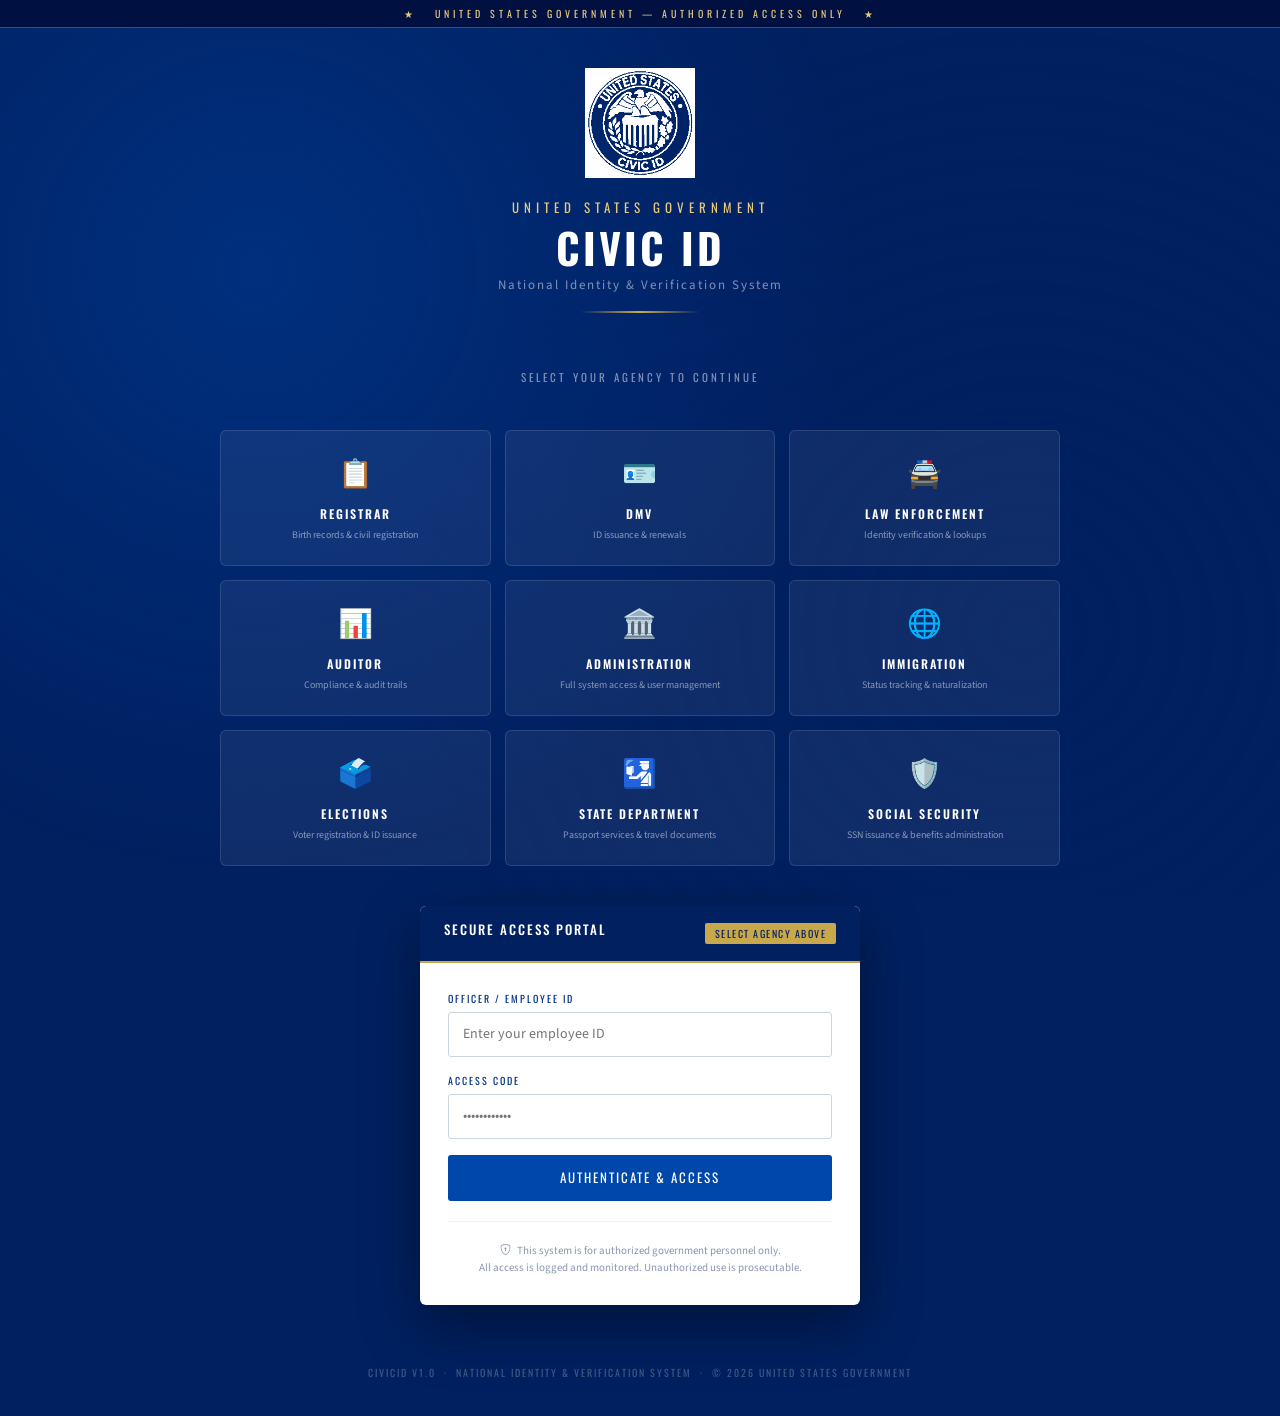
<file: templates/civicid-frontend/index.html>
<!DOCTYPE html>
<html lang="en">
<head>
  <meta charset="UTF-8" />
  <meta name="viewport" content="width=device-width, initial-scale=1.0" />
  <title>CivicID — National Identity & Verification System</title>
  <link href="https://cdn.jsdelivr.net/npm/bootstrap@5.3.2/dist/css/bootstrap.min.css" rel="stylesheet" />
  <link href="https://cdn.jsdelivr.net/npm/bootstrap-icons@1.11.3/font/bootstrap-icons.css" rel="stylesheet" />
  <link href="https://fonts.googleapis.com/css2?family=Playfair+Display:wght@400;600;700&family=Source+Sans+3:wght@300;400;500;600;700&family=Oswald:wght@400;500;600;700&display=swap" rel="stylesheet" />
  <style>
    :root {
      --cobalt: #0047AB; --cobalt-dark: #003080; --cobalt-deeper: #002060;
      --cobalt-light: #1565C0; --gold: #C9A84C; --gold-light: #E8C97A;
      --font-display: 'Oswald', sans-serif; --font-body: 'Source Sans 3', sans-serif;
    }
    * { box-sizing: border-box; margin: 0; padding: 0; }
    body { font-family: var(--font-body); background: var(--cobalt-deeper); min-height: 100vh; position: relative; overflow-x: hidden; }
    body::before { content: ''; position: fixed; inset: 0; background-image: radial-gradient(circle at 20% 30%, rgba(0,71,171,0.4) 0%, transparent 50%), radial-gradient(circle at 80% 70%, rgba(0,32,96,0.6) 0%, transparent 50%); pointer-events: none; z-index: 0; }
    .classification-bar { position: relative; z-index: 10; background: #001040; color: var(--gold-light); text-align: center; font-family: var(--font-display); font-size: 10px; letter-spacing: 4px; padding: 6px 0; border-bottom: 1px solid rgba(201,168,76,0.4); }
    .login-wrap { position: relative; z-index: 5; min-height: calc(100vh - 32px); display: flex; flex-direction: column; align-items: center; justify-content: center; padding: 40px 20px; }
    .seal-section { text-align: center; margin-bottom: 40px; animation: fadeDown 0.8s ease both; }
    .seal-img { width: 110px; height: 110px; filter: brightness(0) invert(1); margin-bottom: 20px; }
    .system-title { font-family: var(--font-display); font-size: 13px; letter-spacing: 5px; color: var(--gold-light); text-transform: uppercase; margin-bottom: 8px; }
    .system-name { font-family: var(--font-display); font-size: 42px; font-weight: 700; color: white; letter-spacing: 3px; line-height: 1; }
    .system-sub { font-family: var(--font-body); font-size: 13px; color: rgba(255,255,255,0.5); letter-spacing: 2px; margin-top: 8px; }
    .gold-rule { width: 120px; height: 2px; background: linear-gradient(90deg, transparent, var(--gold), transparent); margin: 16px auto; }
    .agency-header { text-align: center; margin-bottom: 28px; animation: fadeUp 0.8s ease 0.2s both; }
    .agency-header p { font-family: var(--font-display); font-size: 11px; letter-spacing: 3px; color: rgba(255,255,255,0.5); text-transform: uppercase; }

    /* 3-column grid to fit 9 cards cleanly */
    .agency-grid { display: grid; grid-template-columns: repeat(3, 1fr); gap: 14px; width: 100%; max-width: 840px; margin-bottom: 40px; animation: fadeUp 0.8s ease 0.3s both; }

    .agency-card { background: rgba(255,255,255,0.06); border: 1px solid rgba(255,255,255,0.12); border-radius: 6px; padding: 22px 16px; text-align: center; cursor: pointer; transition: all 0.25s ease; position: relative; overflow: hidden; }
    .agency-card::before { content: ''; position: absolute; top: 0; left: 0; right: 0; height: 3px; background: var(--card-color, var(--cobalt-light)); transform: scaleX(0); transition: transform 0.3s ease; }
    .agency-card:hover::before { transform: scaleX(1); }
    .agency-card:hover { background: rgba(255,255,255,0.12); border-color: rgba(255,255,255,0.25); transform: translateY(-3px); box-shadow: 0 8px 32px rgba(0,0,0,0.3); }
    .agency-card.selected { background: rgba(0,71,171,0.25); border-color: var(--cobalt-light); box-shadow: 0 0 0 2px var(--cobalt-light), 0 8px 32px rgba(0,71,171,0.3); }
    .agency-card.selected::before { transform: scaleX(1); }
    .agency-icon { font-size: 28px; margin-bottom: 10px; display: block; }
    .agency-card-title { font-family: var(--font-display); font-size: 12px; font-weight: 600; letter-spacing: 2px; text-transform: uppercase; color: white; margin-bottom: 5px; }
    .agency-card-desc { font-size: 10px; color: rgba(255,255,255,0.5); line-height: 1.5; }
    .agency-card .check-icon { position: absolute; top: 8px; right: 8px; width: 18px; height: 18px; background: var(--cobalt-light); border-radius: 50%; display: none; align-items: center; justify-content: center; color: white; font-size: 10px; }
    .agency-card.selected .check-icon { display: flex; }

    .card-registrar  { --card-color: #4CAF50; }
    .card-dmv        { --card-color: #2196F3; }
    .card-law        { --card-color: #FF5722; }
    .card-auditor    { --card-color: #FF9800; }
    .card-admin      { --card-color: #C9A84C; }
    .card-elections  { --card-color: #4CAF50; }
    .card-state-dept { --card-color: #E91E63; }
    .card-ssa        { --card-color: #1565C0; }

    .login-panel { background: white; border-radius: 6px; width: 100%; max-width: 440px; box-shadow: 0 20px 60px rgba(0,0,0,0.4); overflow: hidden; animation: fadeUp 0.8s ease 0.4s both; }
    .login-panel-header { background: var(--cobalt-deeper); border-bottom: 2px solid var(--gold); padding: 16px 24px; display: flex; align-items: center; justify-content: space-between; }
    .login-panel-header h2 { font-family: var(--font-display); font-size: 13px; letter-spacing: 2px; text-transform: uppercase; color: white; }
    .selected-agency-badge { font-family: var(--font-display); font-size: 10px; letter-spacing: 1.5px; background: var(--gold); color: var(--cobalt-deeper); padding: 3px 10px; border-radius: 2px; text-transform: uppercase; }
    .login-panel-body { padding: 28px; }
    .form-label-gov { font-family: var(--font-display); font-size: 10px; letter-spacing: 2px; text-transform: uppercase; color: var(--cobalt-dark); margin-bottom: 6px; display: block; }
    .form-control-gov { border: 1px solid #CBD5E0; border-radius: 3px; padding: 11px 14px; font-family: var(--font-body); font-size: 14px; width: 100%; transition: border-color 0.2s; }
    .form-control-gov:focus { outline: none; border-color: var(--cobalt); box-shadow: 0 0 0 3px rgba(0,71,171,0.12); }
    .btn-login { background: var(--cobalt); color: white; border: none; font-family: var(--font-display); font-size: 13px; letter-spacing: 2px; text-transform: uppercase; padding: 13px; width: 100%; border-radius: 3px; cursor: pointer; transition: all 0.2s; margin-top: 8px; display: flex; align-items: center; justify-content: center; gap: 8px; }
    .btn-login:hover { background: var(--cobalt-dark); box-shadow: 0 4px 16px rgba(0,71,171,0.3); }
    .login-divider { height: 1px; background: #EEF1F7; margin: 20px 0; }
    .login-footer-note { font-size: 11px; color: #8896B0; text-align: center; line-height: 1.6; }
    .login-page-footer { text-align: center; padding: 20px; position: relative; z-index: 5; }
    .login-page-footer p { font-family: var(--font-display); font-size: 10px; letter-spacing: 2px; color: rgba(255,255,255,0.25); text-transform: uppercase; }
    .error-msg { background: #FFF0F0; border: 1px solid #FFCDD2; border-left: 3px solid #C0392B; border-radius: 3px; padding: 10px 14px; font-size: 13px; color: #C0392B; margin-bottom: 16px; display: none; }
    .spinner { display: none; width: 16px; height: 16px; border: 2px solid rgba(255,255,255,0.3); border-top-color: white; border-radius: 50%; animation: spin 0.8s linear infinite; }
    @keyframes fadeDown { from { opacity: 0; transform: translateY(-20px); } to { opacity: 1; transform: translateY(0); } }
    @keyframes fadeUp   { from { opacity: 0; transform: translateY(20px);  } to { opacity: 1; transform: translateY(0); } }
    @keyframes spin { to { transform: rotate(360deg); } }
  </style>
</head>
<body>

  <div class="classification-bar">&#9733; &nbsp; UNITED STATES GOVERNMENT &mdash; AUTHORIZED ACCESS ONLY &nbsp; &#9733;</div>

  <div class="login-wrap">

    <div class="seal-section">
      <img src="/media/civic_id_2026.png" class="seal-img" alt="CivicID Seal" onerror="this.style.display='none'" />
      <div class="system-title">United States Government</div>
      <div class="system-name">CIVIC ID</div>
      <div class="system-sub">National Identity &amp; Verification System</div>
      <div class="gold-rule"></div>
    </div>

    <div class="agency-header"><p>Select Your Agency to Continue</p></div>

    <div class="agency-grid">

      <div class="agency-card card-registrar" data-agency="REGISTRAR" data-label="Registrar Office" onclick="selectAgency(this)">
        <span class="check-icon"><i class="bi bi-check"></i></span>
        <span class="agency-icon">📋</span>
        <div class="agency-card-title">Registrar</div>
        <div class="agency-card-desc">Birth records &amp; civil registration</div>
      </div>

      <div class="agency-card card-dmv" data-agency="DMV" data-label="DMV Office" onclick="selectAgency(this)">
        <span class="check-icon"><i class="bi bi-check"></i></span>
        <span class="agency-icon">🪪</span>
        <div class="agency-card-title">DMV</div>
        <div class="agency-card-desc">ID issuance &amp; renewals</div>
      </div>

      <div class="agency-card card-law" data-agency="LAW_ENFORCEMENT" data-label="Law Enforcement" onclick="selectAgency(this)">
        <span class="check-icon"><i class="bi bi-check"></i></span>
        <span class="agency-icon">🚔</span>
        <div class="agency-card-title">Law Enforcement</div>
        <div class="agency-card-desc">Identity verification &amp; lookups</div>
      </div>

      <div class="agency-card card-auditor" data-agency="AUDITOR" data-label="Audit Division" onclick="selectAgency(this)">
        <span class="check-icon"><i class="bi bi-check"></i></span>
        <span class="agency-icon">📊</span>
        <div class="agency-card-title">Auditor</div>
        <div class="agency-card-desc">Compliance &amp; audit trails</div>
      </div>

      <div class="agency-card card-admin" data-agency="SUPER_ADMIN" data-label="System Administration" onclick="selectAgency(this)">
        <span class="check-icon"><i class="bi bi-check"></i></span>
        <span class="agency-icon">🏛️</span>
        <div class="agency-card-title">Administration</div>
        <div class="agency-card-desc">Full system access &amp; user management</div>
      </div>

      <div class="agency-card" style="--card-color:#9C27B0;" data-agency="IMMIGRATION" data-label="Immigration Services" onclick="selectAgency(this)">
        <span class="check-icon"><i class="bi bi-check"></i></span>
        <span class="agency-icon">🌐</span>
        <div class="agency-card-title">Immigration</div>
        <div class="agency-card-desc">Status tracking &amp; naturalization</div>
      </div>

      <div class="agency-card card-elections" data-agency="ELECTIONS" data-label="Elections Office" onclick="selectAgency(this)">
        <span class="check-icon"><i class="bi bi-check"></i></span>
        <span class="agency-icon">🗳️</span>
        <div class="agency-card-title">Elections</div>
        <div class="agency-card-desc">Voter registration &amp; ID issuance</div>
      </div>

      <div class="agency-card card-state-dept" data-agency="STATE_DEPT" data-label="State Department" onclick="selectAgency(this)">
        <span class="check-icon"><i class="bi bi-check"></i></span>
        <span class="agency-icon">🛂</span>
        <div class="agency-card-title">State Department</div>
        <div class="agency-card-desc">Passport services &amp; travel documents</div>
      </div>

      <div class="agency-card card-ssa" data-agency="SSA" data-label="Social Security Administration" onclick="selectAgency(this)">
        <span class="check-icon"><i class="bi bi-check"></i></span>
        <span class="agency-icon">🛡️</span>
        <div class="agency-card-title">Social Security</div>
        <div class="agency-card-desc">SSN issuance &amp; benefits administration</div>
      </div>

    </div>

    <div class="login-panel">
      <div class="login-panel-header">
        <h2>Secure Access Portal</h2>
        <span class="selected-agency-badge" id="agencyBadge">Select Agency Above</span>
      </div>
      <div class="login-panel-body">
        <div class="error-msg" id="errorMsg"></div>
        <div class="mb-3">
          <label class="form-label-gov">Officer / Employee ID</label>
          <input type="text" class="form-control-gov" id="username" placeholder="Enter your employee ID" autocomplete="username" />
        </div>
        <div class="mb-3">
          <label class="form-label-gov">Access Code</label>
          <input type="password" class="form-control-gov" id="password" placeholder="&bull;&bull;&bull;&bull;&bull;&bull;&bull;&bull;&bull;&bull;&bull;&bull;" autocomplete="current-password" />
        </div>
        <button class="btn-login" id="loginBtn" onclick="doLogin()">
          <span class="spinner" id="spinner"></span>
          <span id="loginText">Authenticate &amp; Access</span>
        </button>
        <div class="login-divider"></div>
        <div class="login-footer-note">
          <i class="bi bi-shield-lock me-1"></i>
          This system is for authorized government personnel only.<br />
          All access is logged and monitored. Unauthorized use is prosecutable.
        </div>
      </div>
    </div>

  </div>

  <div class="login-page-footer">
    <p>CivicID v1.0 &nbsp;&middot;&nbsp; National Identity &amp; Verification System &nbsp;&middot;&nbsp; &copy; 2026 United States Government</p>
  </div>

  <script>
    let selectedAgency = null;

    const ROUTES = {
      LAW_ENFORCEMENT: '/pages/law-enforcement/',
      AUDITOR:         '/pages/audit/',
      SUPER_ADMIN:     '/pages/dashboard/',
      REGISTRAR:       '/pages/birth-records/',
      DMV:             '/pages/id-applications/',
      IMMIGRATION:     '/pages/immigration/',
      ELECTIONS:       '/pages/voter-registration/',
      STATE_DEPT:      '/pages/passport/',
      SSA:             '/pages/social-security/',
    };

    function selectAgency(card) {
      document.querySelectorAll('.agency-card').forEach(c => c.classList.remove('selected'));
      card.classList.add('selected');
      selectedAgency = card.dataset.agency;
      document.getElementById('agencyBadge').textContent = card.dataset.label;
    }

    function showError(msg) {
      const el = document.getElementById('errorMsg');
      el.textContent = msg; el.style.display = 'block';
    }

    function doLogin() {
      const username = document.getElementById('username').value.trim();
      const password = document.getElementById('password').value.trim();
      document.getElementById('errorMsg').style.display = 'none';
      if (!selectedAgency) { showError('Please select your agency before logging in.'); return; }
      if (!username || !password) { showError('Please enter your Employee ID and Access Code.'); return; }

      const spinner   = document.getElementById('spinner');
      const loginText = document.getElementById('loginText');
      const loginBtn  = document.getElementById('loginBtn');
      spinner.style.display = 'inline-block';
      loginText.textContent = 'Authenticating...';
      loginBtn.disabled = true;

      fetch('http://127.0.0.1:8000/api/token/', {
        method: 'POST',
        headers: { 'Content-Type': 'application/json' },
        body: JSON.stringify({ username, password })
      })
      .then(res => res.json())
      .then(data => {
        if (data.access) {
          localStorage.setItem('civic_access',   data.access);
          localStorage.setItem('civic_refresh',  data.refresh);
          localStorage.setItem('civic_agency',   selectedAgency);
          localStorage.setItem('civic_username', username);
          window.location.href = ROUTES[selectedAgency] || '/pages/dashboard/';
        } else { throw new Error('Auth failed'); }
      })
      .catch(() => {
        localStorage.setItem('civic_access',   'demo_token');
        localStorage.setItem('civic_agency',   selectedAgency);
        localStorage.setItem('civic_username', username || 'demo.user');
        window.location.href = ROUTES[selectedAgency] || '/pages/dashboard/';
      })
      .finally(() => {
        spinner.style.display = 'none';
        loginText.textContent = 'Authenticate & Access';
        loginBtn.disabled = false;
      });
    }

    document.addEventListener('keydown', e => { if (e.key === 'Enter') doLogin(); });
  </script>
</body>
</html>
</file>
